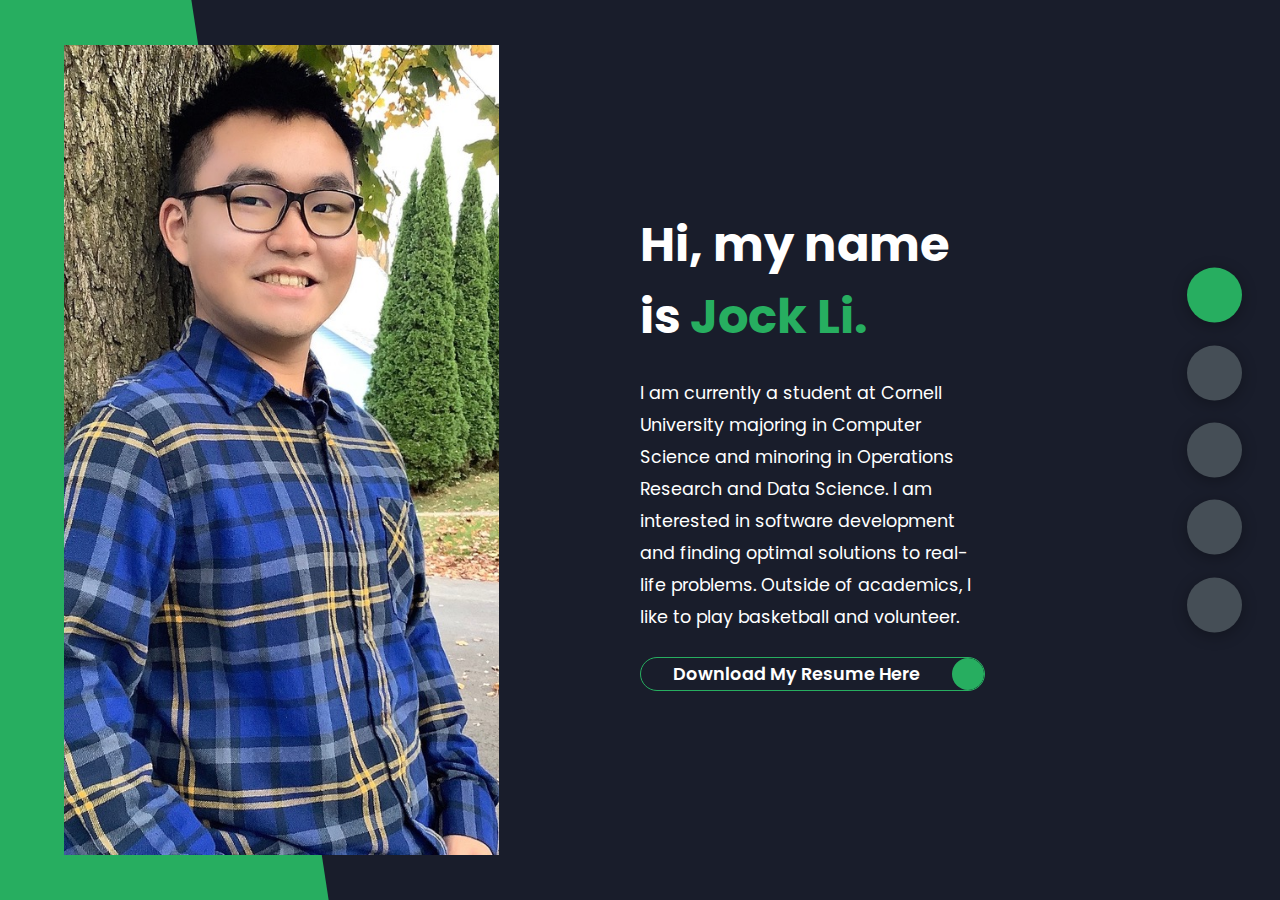
<file: index.html>
<!DOCTYPE html>
<html lang="en">

<head>
    <meta charset="UTF-8">
    <meta http-equiv="X-UA-Compatible" content="IE=edge">
    <meta name="viewport" content="width=device-width, initial-scale=1.0">
    <title>Jock's Portfolio</title>
    <link rel="stylesheet" href="styles/style.css">
    <link rel="preconnect" href="https://fonts.googleapis.com">
    <link rel="preconnect" href="https://fonts.gstatic.com" crossorigin>
    <link href="https://fonts.googleapis.com/css2?family=Poppins:wght@400;500;600;700;800&display=swap"
        rel="stylesheet">
    <link rel="stylesheet" href="https://cdnjs.cloudflare.com/ajax/libs/font-awesome/6.1.1/css/all.min.css"
        integrity="sha512-KfkfwYDsLkIlwQp6LFnl8zNdLGxu9YAA1QvwINks4PhcElQSvqcyVLLD9aMhXd13uQjoXtEKNosOWaZqXgel0g=="
        crossorigin="anonymous" referrerpolicy="no-referrer" />
</head>

<body class="main-content">
    <header class="section sec1 header active" id="home">
        <div class="header-content">
            <div class="left-header">
                <div class="h-shape"></div>
                <div class="image">
                    <img src="images/headshot.jpeg" alt="Headshot">
                </div>
            </div>
            <div class="right-header">
                <h1 class="name">
                    Hi, my name is <span>Jock Li.</span>
                </h1>
                <p>
                    I am currently a student at Cornell University majoring in
                    Computer Science and minoring in Operations Research and
                    Data Science. I am interested in software development and
                    finding optimal solutions to real-life problems. Outside of
                    academics, I like to play basketball and volunteer.
                </p>
                <div class="btn-con">
                    <a href="Resume.pdf" class="main-btn" target="_blank">
                        <span class="btn-text">Download My Resume Here</span>
                        <span class="btn-icon"><i class="fas fa-download"></i></span>
                    </a>
                </div>
            </div>
        </div>
    </header>
    <main>
        <section class="section sec2 about" id="about">
            <div class="main-title">
                <h2>Education <span class="bg-text">Schooling</span></h2>
            </div>
            <div class="about-container">
                <div class="left-about">
                    <h4>University</h4>
                    <p>
                        <i><b>Cornell University</b>, Ithaca, NY </i><br>
                        <u><b>Bachelor of Science</b></u>: Computer Science <br>
                        <u><b>Minors</b></u>: Operations Research & Data Science <br>
                        <u><b>GPA</b></u>: 3.53/4.00, McMullen Scholar <br>
                        <u><b>Relevant Courses</b></u>: <br>
                        Data Structures and Algorithms, Object-Oriented Programming, Functional Programming, Computer
                        System Organization, Operating Systems, Database Systems, Machine Learning, Optimization,
                        Learning with Big Messy Data, Data Risk Modeling, Foundations of Artificial Intelligence*,
                        Modeling and Computation* <br>
                        <b>* In Progress</b>
                    </p>
                </div>
                <div class="right-about">
                    <div class="image">
                        <img src="images/cornell_backdrop.jpeg" alt="Cornell Backdrop">
                    </div>
                </div>
            </div>
        </section>
        <section class="section sec3" id="work">
            <div class="work-content">
                <div class="main-title">
                    <h2>My <span>Experience</span><span class="bg-text">Involvement</span></h2>
                </div>
                <div class="experience-container">
                    <div class="experience-item">
                        <div class="experience-header">
                            <u>
                                <h3>AI Software Engineer</h3>
                            </u>
                            <i>
                                <p class="experience-duration">San Francisco, CA &bull; May 2024 - Current</p>
                            </i>
                        </div>
                        <div class="experience-details">
                            <ul>
                                <li>- Collaborated with 5+ organizations to train and refine 10+ generative AI models,
                                    improving their coding proficiency by 30% on average and reducing error rates by
                                    20%</li>
                                <li>- Evaluated 500+ AI-generated code samples, solved 50+ complex coding problems, and
                                    developed 200+ robust test cases using Python and TensorFlow, contributing to
                                    significant advancements in AI-driven coding capabilities</li>
                            </ul>
                        </div>
                    </div>
                    <br>
                    <div class="experience-item">
                        <div class="experience-header">
                            <u>
                                <h3>Undergraduate Teaching Assistant</h3>
                            </u>
                            <i>
                                <p class="experience-duration">Ithaca, NY &bull; December 2023 - Current</p>
                            </i>
                        </div>
                        <div class="experience-details">
                            <ul>
                                <li>- Guided a group of 200+ students through ORIE 3120, covering topics such as
                                    optimization algorithms, machine learning models, and data visualization techniques,
                                    and CS 4320, teaching SQL, data modeling, and database design principles</li>
                                <li>- Conducted 7-8 hours per week of personalized support, receiving an average rating
                                    of 4.8/5 from students for the quality and effectiveness of guidance provided</li>
                            </ul>
                        </div>
                    </div>
                    <br>
                    <div class="experience-item">
                        <div class="experience-header">
                            <u>
                                <h3>Leadership Development Intern</h3>
                            </u>
                            <h4>RippleMatch, New York, NY</h4>
                            <i>
                                <p class="experience-duration">New York, NY &bull; July 2022 - October 2022</p>
                            </i>
                        </div>
                        <div class="experience-details">
                            <ul>
                                <li>- Led user acquisition campaigns leveraging social media, campus outreach, and email
                                    marketing, resulting in a 25% increase in the user base within 3 months</li>
                                <li>- Conducted in-depth analysis of user engagement metrics and the customer
                                    acquisition
                                    funnel, implementing data-driven improvements and A/B testing strategies that led to
                                    a 15% uplift in user activation rates</li>
                            </ul>
                        </div>
                    </div>
                </div>
            </div>
        </section>
        <section class="section sec4" id="portfolio">
            <div class="main-title">
                <h2>My <span>Projects</span><span class="bg-text">My Work</span></h2>
            </div>
            <p class="port-text">
                Here is some of my work that I've done in various programming languages including Python and OCaml.
            </p>
            <div class="portfolios">
                <div class="portfolio-item">
                    <div class="image">
                        <img src="images/signlang.jpeg" alt="Signlingo">
                    </div>
                    <div class="hover-items">
                        <h3>Signlingo</h3>
                        <div class="icons">
                            <a href="https://github.com/lijockboy2003/Signlingo" class="icon">
                                <i class="fab fa-github"></i>
                            </a>
                        </div>
                    </div>
                </div>
                <div class="portfolio-item">
                    <div class="image">
                        <img src="images/chess.jpeg" alt="chess">
                    </div>
                    <div class="hover-items">
                        <h3>Chess Game</h3>
                        <div class="icons">
                            <a href="https://github.com/lijockboy2003/Chess-Game" class="icon">
                                <i class="fab fa-github"></i>
                            </a>
                        </div>
                    </div>
                </div>
                <div class="portfolio-item">
                    <div class="image">
                        <img src="images/space.jpeg" alt="Space">
                    </div>
                    <div class="hover-items">
                        <h3>Space Invaders</h3>
                        <div class="icons">
                            <a href="#" class="icon">
                                <i class="fab fa-github"></i>
                            </a>
                        </div>
                    </div>
                </div>
            </div>
        </section>
        <section class="section sec5 contact" id="contact">
            <div class="contact-container">
                <div class="main-title">
                    <h2>Contact <span>Me</span><span class="bg-text">Connect</span></h2>
                </div>
                <div class="contact-content-con">
                    <div class="left-contact">
                        <h4>Contact me here</h4>
                        <div class="contact-info">
                            <div class="contact-item">
                                <div class="icon">
                                    <i class="fas fa-envelope"></i>
                                    Email:&nbsp&nbsp
                                </div>
                                <p>
                                    jl2698@cornell.edu
                                </p>
                            </div>
                            <div class="contact-item">
                                <div class="icon">
                                    <i class="fa-solid fa-phone"></i>
                                    <span>Mobile Number:&nbsp</span>
                                </div>
                                <p>
                                    <span>315-920-9653</span>
                                </p>
                            </div>
                        </div>
                        <div class="contact-icons">
                            <div class="contact-icon">
                                <a href="https://www.linkedin.com/in/jock-li-535948223/" target="_blank">
                                    <i class="fa-brands fa-linkedin"></i>
                                </a>
                                <a href="#" target="_blank">
                                    <i class="fa-brands fa-instagram"></i>
                                </a>
                                <a href="#" target="_blank">
                                    <i class="fa-brands fa-facebook"></i>
                                </a>
                                <a href="https://github.com/lijockboy2003/" target="_blank">
                                    <i class="fab fa-github"></i>
                                </a>
                                <a href="mailto:jl2698@cornell.edu" target="_blank">
                                    <i class="fa-solid fa-envelope"></i>
                                </a>
                            </div>
                        </div>
                    </div>
                    <div class="right-contact">
                        <form action="" class="contact-form">
                            <div class="input-control i-c-2">
                                <input type="text" required placeholder="YOUR NAME">
                                <input type="email" required placeholder="YOUR EMAIL">
                            </div>
                            <div class="input-control">
                                <input type="text" required placeholder="ENTER SUBJECT">
                            </div>
                            <div class="input-control">
                                <textarea name="" id="" cols="15" rows="8" placeholder="Message Here..."></textarea>
                            </div>
                        </form>
                    </div>
                </div>
            </div>
        </section>
    </main>
    <div class="controlls">
        <div class="control  control-1 active-btn" data-id="home">
            <i class="fas fa-home"></i>
        </div>
        <div class="control control-2 " data-id="about">
            <i class="fa-solid fa-school"></i>
        </div>
        <div class="control control-3" data-id="work">
            <i class="fa-solid fa-briefcase"></i>
        </div>
        <div class="control control-4" data-id="portfolio">
            <i class="fa-solid fa-diagram-project"></i>
        </div>
        <div class="control control-5" data-id="contact">
            <i class="fas fa-envelope-open"></i>
        </div>
    </div>
    <script src="scripts/app.js"></script>
</body>

</html>
</file>
<file: styles/style.css>
* {
  margin: 0;
  padding: 0;
  -webkit-box-sizing: border-box;
          box-sizing: border-box;
  list-style: none;
}

:root {
  --color-primary: #191d2b;
  --color-secondary: #27AE60;
  --color-white: #FFFFFF;
  --color-black: #000;
  --color-grey0: #f8f8f8;
  --color-grey-1: #dbe1e8;
  --color-grey-2: #b2becd;
  --color-grey-3: #6c7983;
  --color-grey-4: #454e56;
  --color-grey-5: #2a2e35;
  --color-grey-6: #12181b;
  --br-sm-2: 14px;
  --box-shadow-1: 0 3px 15px rgba(0,0,0,.3);
}

.light-mode {
  --color-primary: #FFFFFF;
  --color-secondary: #F56692;
  --color-white: #454e56;
  --color-black: #000;
  --color-grey0: #f8f8f8;
  --color-grey-1: #6c7983;
  --color-grey-2: #6c7983;
  --color-grey-3: #6c7983;
  --color-grey-4: #454e56;
  --color-grey-5: #f8f8f8;
  --color-grey-6: #12181b;
}

body {
  background-color: var(--color-primary);
  font-family: 'Poppins', sans-serif;
  font-size: 1.1rem;
  color: var(--color-white);
  -webkit-transition: all .4s ease-in-out;
  transition: all .4s ease-in-out;
}

a {
  display: inline-block;
  text-decoration: none;
  color: inherit;
  font-family: inherit;
}

header {
  height: 100vh;
  color: var(--color-white);
  overflow: hidden;
}

section {
  min-height: 100vh;
  width: 100%;
  position: absolute;
  left: 0;
  top: 0;
  padding: 3rem 18rem;
}

.section {
  -webkit-transform: translateY(-100%) scale(0);
          transform: translateY(-100%) scale(0);
  -webkit-transition: all .4s ease-in-out;
  transition: all .4s ease-in-out;
  background-color: var(--color-primary);
}

.sec1 {
  display: none;
  -webkit-transform: translateY(0) scale(1);
          transform: translateY(0) scale(1);
}

.sec2 {
  display: none;
  -webkit-transform: translateY(0) scale(1);
          transform: translateY(0) scale(1);
}

.sec3 {
  display: none;
  -webkit-transform: translateY(0) scale(1);
          transform: translateY(0) scale(1);
}

.sec4 {
  display: none;
  -webkit-transform: translateY(0) scale(1);
          transform: translateY(0) scale(1);
}

.sec5 {
  display: none;
  -webkit-transform: translateY(0) scale(1);
          transform: translateY(0) scale(1);
}

.active {
  display: block;
  -webkit-animation: scaleAnim 1s ease-in-out;
          animation: scaleAnim 1s ease-in-out;
}

@-webkit-keyframes scaleAnim {
  0% {
    -webkit-transform: translateY(-100%) scaleY(0);
            transform: translateY(-100%) scaleY(0);
  }
  100% {
    -webkit-transform: translateY(0) scaleY(1);
            transform: translateY(0) scaleY(1);
  }
}

@keyframes scaleAnim {
  0% {
    -webkit-transform: translateY(-100%) scaleY(0);
            transform: translateY(-100%) scaleY(0);
  }
  100% {
    -webkit-transform: translateY(0) scaleY(1);
            transform: translateY(0) scaleY(1);
  }
}

.controlls {
  position: fixed;
  z-index: 10;
  top: 50%;
  right: 3%;
  display: -webkit-box;
  display: -ms-flexbox;
  display: flex;
  -webkit-box-orient: vertical;
  -webkit-box-direction: normal;
      -ms-flex-direction: column;
          flex-direction: column;
  -webkit-box-align: center;
      -ms-flex-align: center;
          align-items: center;
  -webkit-box-pack: center;
      -ms-flex-pack: center;
          justify-content: center;
  -webkit-transform: translateY(-50%);
          transform: translateY(-50%);
}

.controlls .active-btn {
  background-color: var(--color-secondary) !important;
  -webkit-transition: all .4s ease-in-out;
  transition: all .4s ease-in-out;
}

.controlls .active-btn i {
  color: var(--color-white) !important;
}

.controlls .control {
  padding: 1rem;
  cursor: pointer;
  background-color: var(--color-grey-4);
  width: 55px;
  height: 55px;
  border-radius: 50%;
  display: -webkit-box;
  display: -ms-flexbox;
  display: flex;
  -webkit-box-pack: center;
      -ms-flex-pack: center;
          justify-content: center;
  -webkit-box-align: center;
      -ms-flex-align: center;
          align-items: center;
  margin: .7rem 0;
  -webkit-box-shadow: var(--box-shadow-1);
          box-shadow: var(--box-shadow-1);
}

.controlls .control i {
  font-size: 1.2rem;
  color: var(--color-grey-2);
  pointer-events: none;
}

/*Header-content*/
.header-content {
  display: -ms-grid;
  display: grid;
  -ms-grid-columns: (1fr)[2];
      grid-template-columns: repeat(2, 1fr);
  height: 100%;
}

.header-content .left-header {
  display: -webkit-box;
  display: -ms-flexbox;
  display: flex;
  -webkit-box-align: center;
      -ms-flex-align: center;
          align-items: center;
  position: relative;
}

.header-content .left-header .h-shape {
  -webkit-transition: all .4s ease-in-out;
  transition: all .4s ease-in-out;
  width: 65%;
  height: 100%;
  background-color: var(--color-secondary);
  position: absolute;
  left: 0;
  top: 0;
  z-index: -1;
  -webkit-clip-path: polygon(0 0, 46% 0, 79% 100%, 0% 100%);
          clip-path: polygon(0 0, 46% 0, 79% 100%, 0% 100%);
}

.header-content .left-header .image {
  border-radius: var(--br-sm-2);
  height: 90%;
  width: 68%;
  margin-left: 4rem;
  background-color: var(--color-black);
  -webkit-transition: all .4s ease-in-out;
  transition: all .4s ease-in-out;
}

.header-content .left-header .image img {
  width: 100%;
  height: 100%;
  -o-object-fit: cover;
     object-fit: cover;
  -webkit-transition: all .4s ease-in-out;
  transition: all .4s ease-in-out;
}

.header-content .right-header {
  display: -webkit-box;
  display: -ms-flexbox;
  display: flex;
  -webkit-box-orient: vertical;
  -webkit-box-direction: normal;
      -ms-flex-direction: column;
          flex-direction: column;
  -webkit-box-pack: center;
      -ms-flex-pack: center;
          justify-content: center;
  padding-right: 18rem;
}

.header-content .right-header .name {
  font-size: 3rem;
}

.header-content .right-header .name span {
  color: var(--color-secondary);
}

.header-content .right-header p {
  margin: 1.5rem 0;
  line-height: 2rem;
}

/*About*/
.about-container {
  display: -webkit-box;
  display: -ms-flexbox;
  display: flex;
  -webkit-box-align: center;
      -ms-flex-align: center;
          align-items: center;
  -webkit-box-pack: center;
      -ms-flex-pack: center;
          justify-content: center;
}

.about-container .left-about p {
  line-height: 2rem;
  color: var(--color-grey-1);
  font-size: medium;
}

.about-container .left-about h4 {
  font-size: 2rem;
  text-transform: uppercase;
}

.about-container .right-about .image {
  -ms-flex-preferred-size: 40%;
      flex-basis: 40%;
}

.about-container .right-about img {
  border-radius: var(--br-sm-2);
  height: 150%;
  max-width: 140%;
  background-color: var(--color-black);
  -webkit-transition: all .4s ease-in-out;
  transition: all .4s ease-in-out;
}

.stat-title {
  text-transform: uppercase;
  font-size: 1.4rem;
  text-align: center;
  padding: 3.5rem 0;
  position: relative;
}

.stat-title::before {
  content: '';
  position: absolute;
  left: 50%;
  top: 0;
  width: 40%;
  height: 1px;
  background-color: var(--color-grey-5);
  -webkit-transform: translateX(-50%);
          transform: translateX(-50%);
}

.port-text {
  padding: 1.5rem 0;
  text-align: center;
}

.portfolios {
  display: -ms-grid;
  display: grid;
  -ms-grid-columns: (1fr)[3];
      grid-template-columns: repeat(3, 1fr);
  grid-gap: 2rem;
  margin-top: 1rem;
}

.portfolios .portfolio-item {
  position: relative;
  border-radius: 15px;
}

.portfolios .portfolio-item img {
  width: 100%;
  height: 300px;
  -o-object-fit: cover;
     object-fit: cover;
  border-radius: 15px;
}

.portfolios .portfolio-item .hover-items {
  width: 100%;
  height: 100%;
  background-color: var(--color-secondary);
  position: absolute;
  left: 0;
  top: 0;
  border-radius: 15px;
  display: -webkit-box;
  display: -ms-flexbox;
  display: flex;
  -webkit-box-pack: center;
      -ms-flex-pack: center;
          justify-content: center;
  -webkit-box-align: center;
      -ms-flex-align: center;
          align-items: center;
  -webkit-box-orient: vertical;
  -webkit-box-direction: normal;
      -ms-flex-direction: column;
          flex-direction: column;
  opacity: 0;
  -webkit-transform: scale(0);
          transform: scale(0);
  -webkit-transition: all .4s ease-in-out;
  transition: all .4s ease-in-out;
}

.portfolios .portfolio-item .hover-items h3 {
  font-size: 1.5rem;
  color: var(--color-white);
  margin-bottom: 1.5rem;
}

.portfolios .portfolio-item .hover-items .icons {
  display: -webkit-box;
  display: -ms-flexbox;
  display: flex;
  -webkit-box-pack: center;
      -ms-flex-pack: center;
          justify-content: center;
  -webkit-box-align: center;
      -ms-flex-align: center;
          align-items: center;
}

.portfolios .portfolio-item .hover-items .icons .icon {
  background-color: var(--color-primary);
  border-radius: 50%;
  width: 50px;
  height: 50px;
  display: -webkit-box;
  display: -ms-flexbox;
  display: flex;
  -webkit-box-align: center;
      -ms-flex-align: center;
          align-items: center;
  -webkit-box-pack: center;
      -ms-flex-pack: center;
          justify-content: center;
  margin: 0 1rem;
  cursor: pointer;
  -webkit-transition: all .4s ease-in-out;
  transition: all .4s ease-in-out;
}

.portfolios .portfolio-item .hover-items .icons .icon i {
  font-size: 1.5rem;
  color: var(--color-white);
  margin: 0 1rem;
}

.portfolios .portfolio-item .hover-items .icons .icon:hover {
  background-color: var(--color-white);
}

.portfolios .portfolio-item .hover-items .icons .icon:hover i {
  color: var(--color-primary);
}

.portfolio-item:hover .hover-items {
  opacity: 1;
  -webkit-transform: scale(1);
          transform: scale(1);
}

.contact-content-con {
  display: -webkit-box;
  display: -ms-flexbox;
  display: flex;
}

.contact-content-con .left-contact {
  -webkit-box-flex: 2;
      -ms-flex: 2;
          flex: 2;
}

.contact-content-con .left-contact h4 {
  margin-top: .5rem;
  font-size: 2rem;
  text-transform: uppercase;
}

.contact-content-con .left-contact p {
  margin: 1rem 0;
  line-height: 2rem;
}

.contact-content-con .left-contact .contact-info .contact-item {
  display: -webkit-box;
  display: -ms-flexbox;
  display: flex;
  -webkit-box-align: center;
      -ms-flex-align: center;
          align-items: center;
}

.contact-content-con .left-contact .contact-info .contact-item p {
  margin: .3rem 0 !important;
  padding: 0 !important;
}

.contact-content-con .left-contact .contact-info .contact-item .icon {
  display: -ms-grid;
  display: grid;
  -ms-grid-columns: 40px 1fr;
      grid-template-columns: 40px 1fr;
}

.contact-content-con .left-contact .contact-info .contact-item .icon i {
  display: -webkit-box;
  display: -ms-flexbox;
  display: flex;
  -webkit-box-align: center;
      -ms-flex-align: center;
          align-items: center;
  font-size: 1.3rem;
}

.contact-content-con .left-contact .contact-icon {
  display: -webkit-box;
  display: -ms-flexbox;
  display: flex;
  margin-top: .5rem;
}

.contact-content-con .left-contact .contact-icon a {
  display: -webkit-box;
  display: -ms-flexbox;
  display: flex;
  -webkit-box-align: center;
      -ms-flex-align: center;
          align-items: center;
  color: var(--color-white);
  background-color: var(--color-grey-5);
  cursor: pointer;
  -webkit-box-pack: center;
      -ms-flex-pack: center;
          justify-content: center;
  width: 50px;
  height: 50px;
  border-radius: 50%;
  margin: 0 .4rem;
  -webkit-transition: all .4s ease-in-out;
  transition: all .4s ease-in-out;
}

.contact-content-con .left-contact .contact-icon a:hover {
  background-color: var(--color-secondary);
}

.contact-content-con .left-contact .contact-icon a:hover i {
  color: var(--color-primary);
}

.contact-content-con .left-contact .contact-icon a i {
  display: -webkit-box;
  display: -ms-flexbox;
  display: flex;
  -webkit-box-align: center;
      -ms-flex-align: center;
          align-items: center;
  -webkit-box-pack: center;
      -ms-flex-pack: center;
          justify-content: center;
  font-size: 1.3rem;
}

.contact-content-con .right-contact {
  -webkit-box-flex: 3;
      -ms-flex: 3;
          flex: 3;
  margin-left: 3rem;
}

.contact-content-con .right-contact .input-control {
  margin: 1.5rem 0;
}

.contact-content-con .right-contact .input-control input, .contact-content-con .right-contact .input-control textarea {
  border-radius: 30px;
  font-weight: inherit;
  font-size: inherit;
  font-family: inherit;
  padding: .8rem 1.1rem;
  outline: none;
  border: none;
  background-color: var(--color-grey-5);
  width: 100%;
  color: var(--color-white);
  resize: none;
}

.contact-content-con .right-contact .i-c-2 {
  display: -webkit-box;
  display: -ms-flexbox;
  display: flex;
}

.contact-content-con .right-contact .i-c-2 :last-child {
  margin-left: 1.5rem;
}

.contact-content-con .right-contact .submit-btn {
  display: -webkit-box;
  display: -ms-flexbox;
  display: flex;
  -webkit-box-pack: start;
      -ms-flex-pack: start;
          justify-content: flex-start;
}

/*Independed components*/
.btn-con {
  display: -webkit-box;
  display: -ms-flexbox;
  display: flex;
  -ms-flex-item-align: start;
      align-self: flex-start;
}

.main-btn {
  border-radius: 30px;
  color: inherit;
  font-weight: 600;
  position: relative;
  border: 1px solid var(--color-secondary);
  display: -webkit-box;
  display: -ms-flexbox;
  display: flex;
  -ms-flex-item-align: start;
      align-self: flex-start;
  display: flex;
  -webkit-box-align: center;
      -ms-flex-align: center;
          align-items: center;
  overflow: hidden;
}

.main-btn .btn-text {
  padding: 0 2rem;
}

.main-btn .btn-icon {
  background-color: var(--color-secondary);
  display: -webkit-box;
  display: -ms-flexbox;
  display: flex;
  -webkit-box-align: center;
      -ms-flex-align: center;
          align-items: center;
  -webkit-box-pack: center;
      -ms-flex-pack: center;
          justify-content: center;
  border-radius: 50%;
  padding: 1rem;
}

.main-btn::before {
  content: '';
  position: absolute;
  top: 0;
  right: 0;
  -webkit-transform: translateX(100%);
          transform: translateX(100%);
  -webkit-transition: all .4s ease-out;
  transition: all .4s ease-out;
  z-index: -1;
}

.main-btn:hover {
  -webkit-transition: all .4s ease-out;
  transition: all .4s ease-out;
}

.main-btn:hover::before {
  width: 100%;
  height: 100%;
  background-color: var(--color-secondary);
  -webkit-transform: translateX(0);
          transform: translateX(0);
  -webkit-transition: all .4s ease-out;
  transition: all .4s ease-out;
}

.main-title {
  text-align: center;
}

.main-title h2 {
  position: relative;
  text-transform: uppercase;
  font-size: 4rem;
  font-weight: 700;
}

.main-title h2 span {
  color: var(--color-secondary);
}

.main-title h2 .bg-text {
  position: absolute;
  top: 50%;
  left: 50%;
  color: var(--color-grey-5);
  -webkit-transition: all .4s ease-in-out;
  transition: all .4s ease-in-out;
  z-index: -1;
  -webkit-transform: translate(-50%, -50%);
          transform: translate(-50%, -50%);
  font-weight: 800;
  font-size: 6.3rem;
}
/*# sourceMappingURL=style.css.map */
</file>
